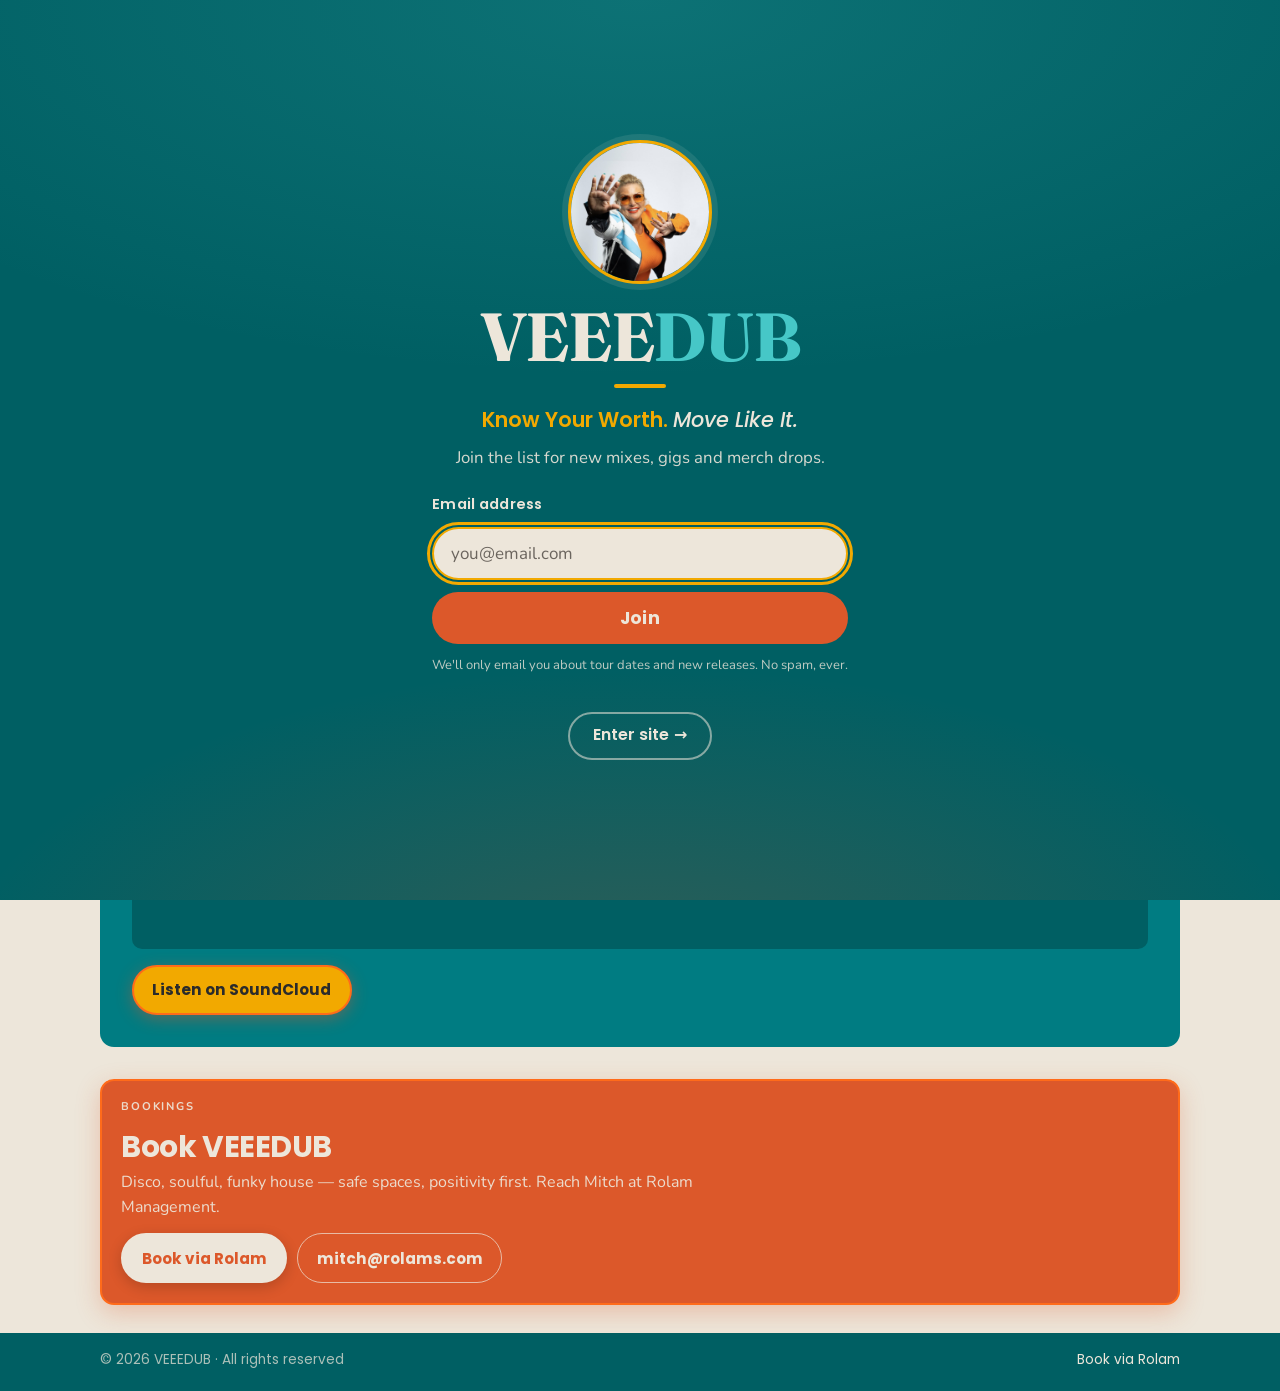
<file: index.html>
<!DOCTYPE html>
<html lang="en">
<head>
  <meta charset="UTF-8" />
  <meta name="viewport" content="width=device-width, initial-scale=1" />
  <meta name="description" content="VEEEDUB — DJ / Producer / Promoter. Know Your Worth. Move Like It." />
  <meta name="theme-color" content="#007C82" />
  <title>About VEEEDUB | DJ / Producer / Promoter</title>
  <base href="/" />
  <link rel="preconnect" href="https://fonts.googleapis.com" />
  <link rel="preconnect" href="https://fonts.gstatic.com" crossorigin />
  <link href="https://fonts.googleapis.com/css2?family=Fraunces:opsz,wght@9..144,600;700&family=Nunito:wght@400;500;600;700&family=Poppins:wght@500;600;700&display=swap" rel="stylesheet" />
  <link rel="stylesheet" href="styles.css?v=store7" />
  <link rel="stylesheet" href="landing.css?v=2" />
  <script src="landing.js?v=3"></script>
</head>
<body class="theme-primary">
  <a class="skip-link" href="#main">Skip to content</a>
  <header class="site-header" id="top">
    <div class="wrap header-inner">
      <a class="logo" href="index.html" aria-label="VEEEDUB home">VEEE<span>DUB</span></a>
      <nav class="tabs" aria-label="Primary">
        <a class="tab is-active" href="index.html" aria-current="page">About</a>
        <a class="tab" href="why-book.html">Why Book</a>
        <a class="tab" href="venues.html">Venues Played</a>
        <a class="tab" href="store.html">Store</a>
        <a class="tab tab-cta" href="contact.html">Contact</a>
      </nav>
    </div>
  </header>

  <main id="main">
    <section class="page wrap page-tight about-page" aria-labelledby="hero-title">
      <div class="about-grid">
        <div>
          <p class="eyebrow orange">DJ · Producer · Promoter</p>
          <h1 id="hero-title">VEEE<span>DUB</span></h1>
          <p class="tagline">Know Your Worth. <em>Move Like It.</em></p>
          <p class="lede">
            Disco, soulful, and funky house with a modern edge. Signed to
            <strong>Soulful Legends Records</strong> and an Insomniac ambassador —
            safe spaces on the dance floor, positivity first, Big V Energy always.
          </p>
          <div class="btn-row">
            <a class="btn btn-primary" href="contact.html">Book VEEEDUB</a>
            <a class="btn btn-ghost" href="https://soundcloud.com/veeedub_music" rel="noopener noreferrer" target="_blank">SoundCloud</a>
          </div>
          <ul class="hero-chips" aria-label="Highlights">
            <li>Soulful Legends Records</li>
            <li>Day Trip Festival</li>
            <li>Insomniac Ambassador ’24</li>
          </ul>
          <div class="genre-row" aria-labelledby="genres-title">
            <p class="eyebrow" id="genres-title" style="margin-top:1.15rem">Genres &amp; Room Energy</p>
            <ul class="genre-pills" role="list">
              <li>Funky House</li>
              <li>Disco House</li>
              <li>Jackin House</li>
              <li>Soulful House</li>
            </ul>
          </div>
          <div class="socials-inline" aria-label="Listen &amp; Connect">
            <a href="https://www.instagram.com/veeedub/" rel="noopener noreferrer" target="_blank">Instagram</a>
            <a href="https://open.spotify.com/album/1v9mBuAjfgz6sozLkDMrSZ" rel="noopener noreferrer" target="_blank">Spotify</a>
            <a href="https://soundcloud.com/veeedub_music" rel="noopener noreferrer" target="_blank">SoundCloud</a>
            <a href="https://www.youtube.com/channel/UCQcIZpfjfemiQGQEARQMyng" rel="noopener noreferrer" target="_blank">YouTube</a>
            <a href="https://www.beatport.com/track/keep-forgettin/30224544" rel="noopener noreferrer" target="_blank">Beatport</a>
          </div>
        </div>
        <figure class="about-visual">
          <img src="assets/studio-1.jpg" alt="VEEEDUB in a colorblock jacket, playful hands-forward studio portrait" width="1320" height="1960" fetchpriority="high" />
          <figcaption>Studio · Big V Energy</figcaption>
        </figure>
      </div>

      <div class="latest-mix theme-teal" id="latest-mix" role="region" aria-labelledby="latest-mix-title">
        <p class="eyebrow orange">New Mix</p>
        <h2 id="latest-mix-title">VEEEDUB&rsquo;s Latest Mix</h2>
        <p class="mix-title">Dirty Disco</p>
        <div class="mix-embed">
          <iframe title="VEEEDUB — Dirty Disco mix on SoundCloud" width="100%" height="166" scrolling="no" frameborder="no" allow="autoplay" loading="lazy" src="https://w.soundcloud.com/player/?url=https%3A%2F%2Fsoundcloud.com%2Fveeedub_music%2Fveeedub-dirty-disco-mix&amp;color=%23DC582A&amp;auto_play=false&amp;hide_related=true&amp;show_comments=false&amp;show_user=true&amp;show_reposts=false&amp;visual=false"></iframe>
        </div>
        <div class="btn-row" style="margin-top:1rem">
          <a class="btn btn-primary" href="https://soundcloud.com/veeedub_music/veeedub-dirty-disco-mix" rel="noopener noreferrer" target="_blank">Listen on SoundCloud</a>
        </div>
      </div>

      <div class="cta-band band-orange" role="region" aria-label="Book VEEEDUB">
        <p class="eyebrow">Bookings</p>
        <h2>Book VEEEDUB</h2>
        <p>Disco, soulful, funky house — safe spaces, positivity first. Reach Mitch at Rolam Management.</p>
        <div class="btn-row" style="margin-top:0">
          <a class="btn btn-primary" href="contact.html">Book via Rolam</a>
          <a class="btn btn-ghost" href="mailto:mitch@rolams.com">mitch@rolams.com</a>
        </div>
      </div>
    </section>
  </main>

  <footer class="site-footer theme-dark">
    <div class="wrap footer-inner">
      <p>© <span id="year"></span> VEEEDUB · All rights reserved</p>
      <a href="contact.html">Book via Rolam</a>
    </div>
  </footer>
  <div class="vd-landing" id="vd-landing" role="dialog" aria-modal="true" aria-labelledby="vd-landing-title" aria-describedby="vd-landing-pitch" hidden>
    <div class="vd-landing-inner">
      <img class="vd-avatar" src="assets/studio-1.jpg" alt="VEEEDUB" width="1320" height="1960" decoding="async" />
      <p class="vd-name" id="vd-landing-title">VEEE<span>DUB</span></p>
      <div class="vd-rule" aria-hidden="true"></div>
      <p class="vd-tagline">Know Your Worth. <em>Move Like It.</em></p>
      <p class="vd-pitch" id="vd-landing-pitch">Join the list for new mixes, gigs and merch drops.</p>
      <form class="vd-form" action="https://formsubmit.co/mitch@rolams.com" method="POST" novalidate>
        <label class="vd-label" for="vd-email">Email address</label>
        <input class="vd-input" id="vd-email" type="email" name="email" required autocomplete="email" inputmode="email" autocapitalize="off" spellcheck="false" placeholder="you@email.com" />
        <div class="vd-honey" aria-hidden="true"><input type="text" name="_honey" tabindex="-1" autocomplete="off" /></div>
        <button class="vd-join" type="submit">Join</button>
        <p class="vd-reassure">We'll only email you about tour dates and new releases. No spam, ever.</p>
      </form>
      <p class="vd-status" role="status" aria-live="polite"></p>
      <a class="vd-enter" href="index.html?enter">Enter site <span aria-hidden="true">&rarr;</span></a>
    </div>
  </div>
  <script src="script.js" defer></script>
</body>
</html>
</file>
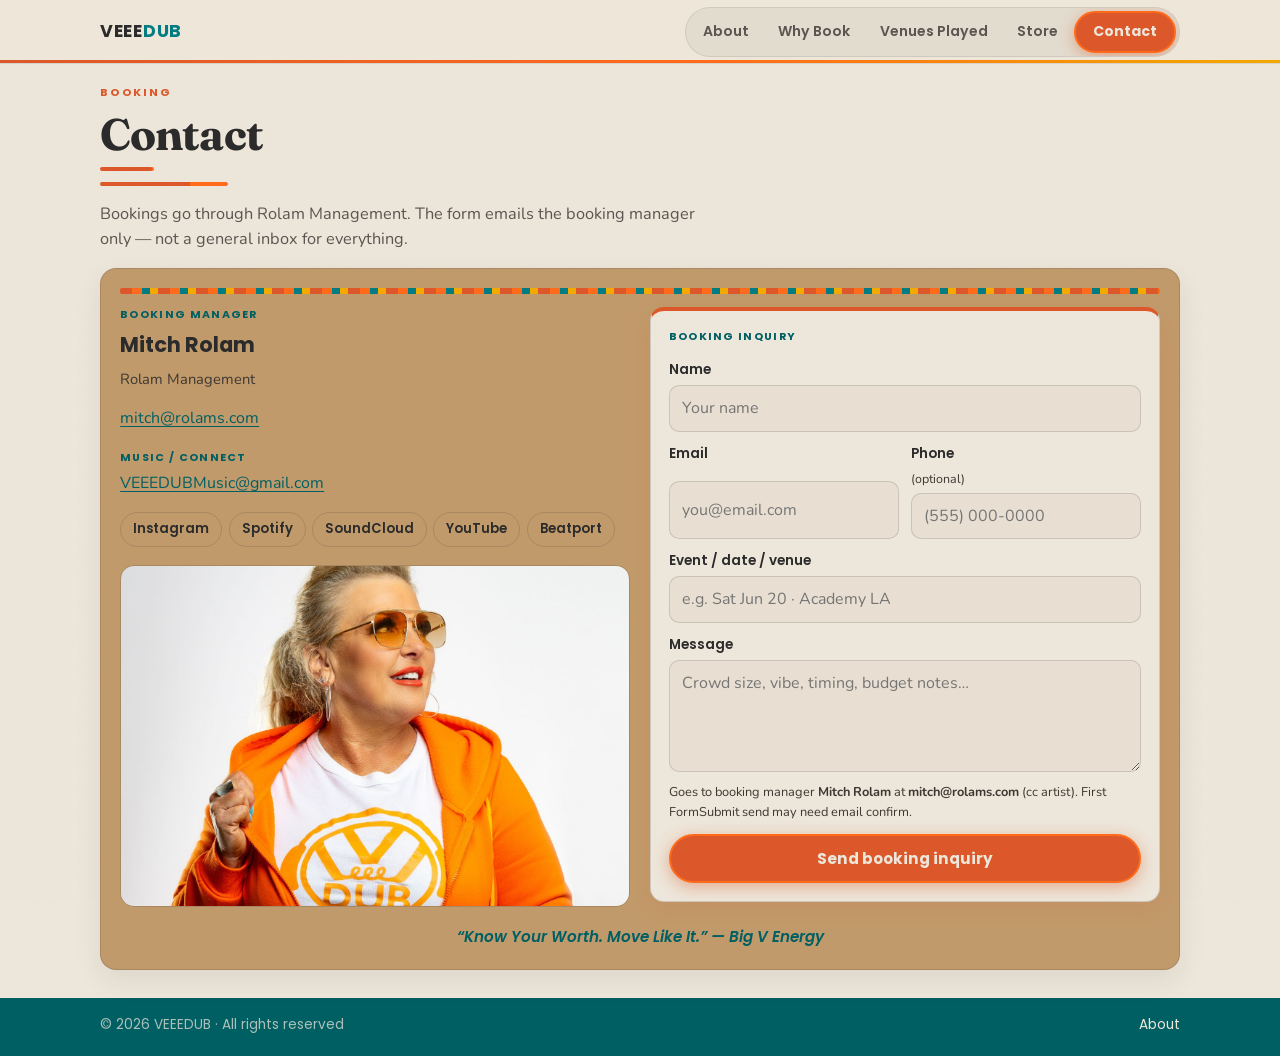
<file: contact.html>
<!DOCTYPE html>
<html lang="en">
<head>
  <meta charset="UTF-8" />
  <meta name="viewport" content="width=device-width, initial-scale=1" />
  <meta name="description" content="Book VEEEDUB via Rolam Management — booking manager Mitch Rolam, mitch@rolams.com." />
  <meta name="theme-color" content="#007C82" />
  <title>Booking Contact | VEEEDUB</title>
  <base href="/" />
  <link rel="preconnect" href="https://fonts.googleapis.com" />
  <link rel="preconnect" href="https://fonts.gstatic.com" crossorigin />
  <link href="https://fonts.googleapis.com/css2?family=Fraunces:opsz,wght@9..144,600;700&family=Nunito:wght@400;500;600;700&family=Poppins:wght@500;600;700&display=swap" rel="stylesheet" />
  <link rel="stylesheet" href="styles.css?v=store7" />
</head>
<body class="theme-primary">
  <a class="skip-link" href="#main">Skip to content</a>
  <header class="site-header" id="top">
    <div class="wrap header-inner">
      <a class="logo" href="index.html" aria-label="VEEEDUB home">VEEE<span>DUB</span></a>
      <nav class="tabs" aria-label="Primary">
        <a class="tab" href="index.html">About</a>
        <a class="tab" href="why-book.html">Why Book</a>
        <a class="tab" href="venues.html">Venues Played</a>
        <a class="tab" href="store.html">Store</a>
        <a class="tab tab-cta is-active" href="contact.html" aria-current="page">Contact</a>
      </nav>
    </div>
  </header>

  <main id="main">
    <section class="page wrap page-tight" aria-labelledby="contact-title">
      <p class="eyebrow orange">Booking</p>
      <h1 id="contact-title">Contact</h1>
      <div class="accent-rule" aria-hidden="true"></div>
      <p class="lede">Bookings go through Rolam Management. The form emails the booking manager only — not a general inbox for everything.</p>

      <div class="panel theme-accent">
        <div class="pixel-row" aria-hidden="true"></div>
        <div class="contact-grid">
          <div>
            <p class="contact-role">Booking Manager</p>
            <p class="contact-name">Mitch Rolam</p>
            <p class="contact-mgmt">Rolam Management</p>
            <p><a href="mailto:mitch@rolams.com">mitch@rolams.com</a></p>
            <p class="contact-role" style="margin-top:1.2rem">Music / Connect</p>
            <p class="artist-mail"><a href="mailto:VEEEDUBMusic@gmail.com">VEEEDUBMusic@gmail.com</a></p>
            <div class="socials-inline" aria-label="Listen and Connect">
              <a href="https://www.instagram.com/veeedub/" rel="noopener noreferrer" target="_blank">Instagram</a>
              <a href="https://open.spotify.com/artist/1nsAHTXUtBXCcs1PymjgxT" rel="noopener noreferrer" target="_blank">Spotify</a>
              <a href="https://soundcloud.com/veeedub_music" rel="noopener noreferrer" target="_blank">SoundCloud</a>
              <a href="https://www.youtube.com/channel/UCQcIZpfjfemiQGQEARQMyng" rel="noopener noreferrer" target="_blank">YouTube</a>
              <a href="https://www.beatport.com/track/keep-forgettin/30224544" rel="noopener noreferrer" target="_blank">Beatport</a>
            </div>
            <figure class="contact-visual">
              <img src="assets/studio-4.jpg" alt="VEEEDUB in orange hoodie and VEEEDUB logo tee, studio portrait" width="1400" height="1750" loading="lazy" />
            </figure>
          </div>

          <form class="booking-form" action="https://formsubmit.co/mitch@rolams.com" method="POST">
            <input type="hidden" name="_subject" value="VEEEDUB booking inquiry" />
            <input type="hidden" name="_template" value="table" />
            <input type="hidden" name="_captcha" value="false" />
            <input type="hidden" name="_cc" value="VEEEDUBMusic@gmail.com" />
            <input type="text" name="_honey" style="display:none" tabindex="-1" autocomplete="off" />
            <input type="hidden" name="_next" value="https://veeedubmusic.com/contact.html?sent=1" />

            <p class="form-kicker">Booking inquiry</p>
            <label>Name
              <input type="text" name="name" required autocomplete="name" placeholder="Your name" />
            </label>
            <div class="form-row">
              <label>Email
                <input type="email" name="email" required autocomplete="email" placeholder="you@email.com" />
              </label>
              <label>Phone <span class="hint">(optional)</span>
                <input type="tel" name="phone" autocomplete="tel" placeholder="(555) 000-0000" />
              </label>
            </div>
            <label>Event / date / venue
              <input type="text" name="event" required placeholder="e.g. Sat Jun 20 · Academy LA" />
            </label>
            <label>Message
              <textarea name="message" rows="4" required placeholder="Crowd size, vibe, timing, budget notes…"></textarea>
            </label>
            <p class="form-note">Goes to booking manager <strong>Mitch Rolam</strong> at <strong>mitch@rolams.com</strong> (cc artist). First FormSubmit send may need email confirm.</p>
            <button class="btn btn-primary" type="submit">Send booking inquiry</button>
          </form>
        </div>
        <p class="footer-tag">“Know Your Worth. Move Like It.” — Big V Energy</p>
      </div>
    </section>
  </main>

  <footer class="site-footer theme-dark">
    <div class="wrap footer-inner">
      <p>© <span id="year"></span> VEEEDUB · All rights reserved</p>
      <a href="index.html">About</a>
    </div>
  </footer>
  <script src="script.js" defer></script>
</body>
</html>
</file>
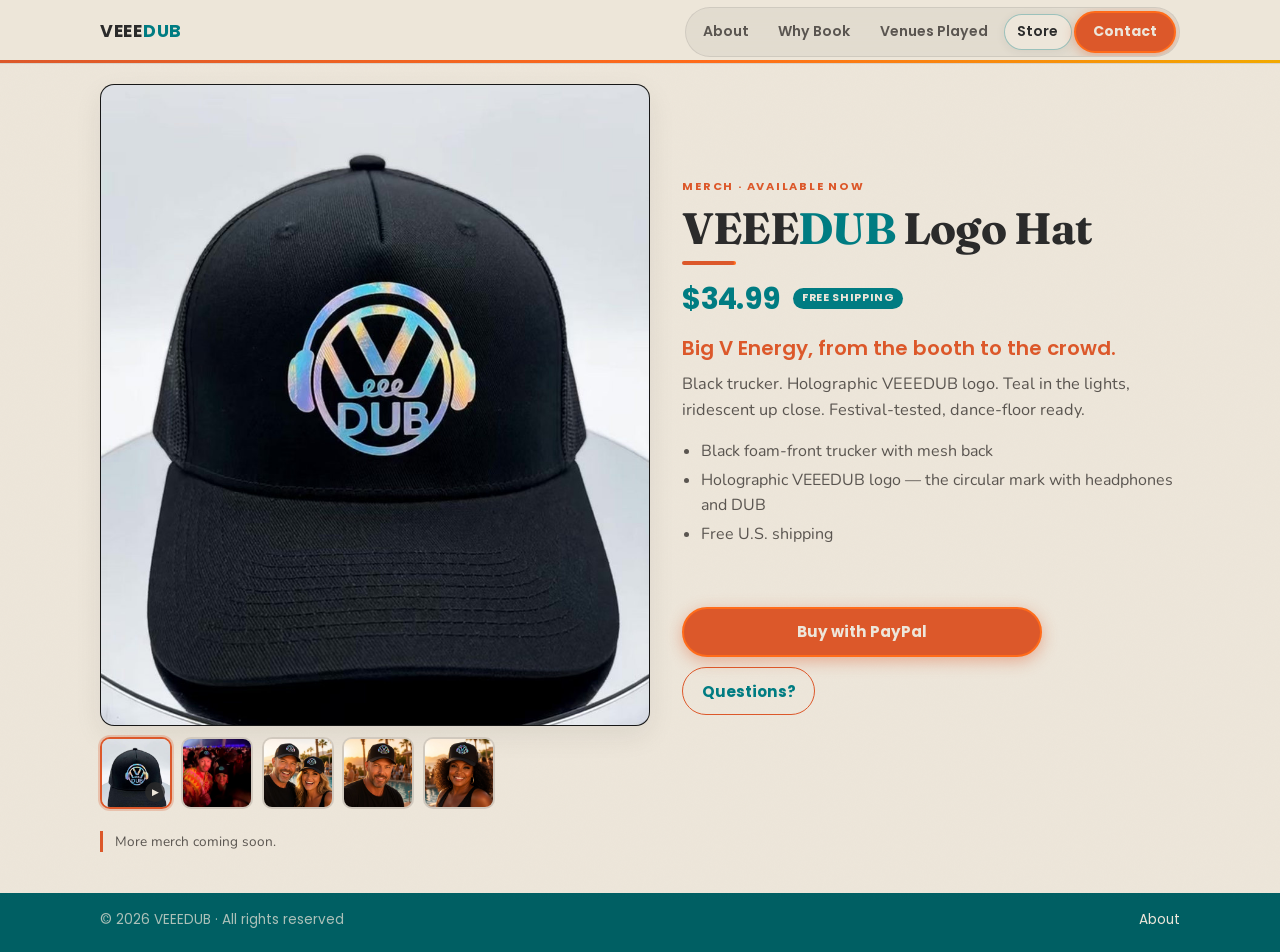
<file: store.html>
<!DOCTYPE html>
<html lang="en">
<head>
  <meta charset="UTF-8" />
  <meta name="viewport" content="width=device-width, initial-scale=1" />
  <meta name="description" content="Shop the VEEEDUB logo hat — black trucker cap with the holographic teal VEEEDUB mark. $34.99." />
  <meta name="theme-color" content="#007C82" />
  <title>Store | VEEEDUB Logo Hat — $34.99</title>
  <base href="/" />
  <link rel="preconnect" href="https://fonts.googleapis.com" />
  <link rel="preconnect" href="https://fonts.gstatic.com" crossorigin />
  <link href="https://fonts.googleapis.com/css2?family=Fraunces:opsz,wght@9..144,600;700&family=Nunito:wght@400;500;600;700&family=Poppins:wght@500;600;700&display=swap" rel="stylesheet" />
  <link rel="stylesheet" href="styles.css?v=store7" />
</head>
<body class="theme-primary">
  <a class="skip-link" href="#main">Skip to content</a>
  <header class="site-header" id="top">
    <div class="wrap header-inner">
      <a class="logo" href="index.html" aria-label="VEEEDUB home">VEEE<span>DUB</span></a>
      <nav class="tabs" aria-label="Primary">
        <a class="tab" href="index.html">About</a>
        <a class="tab" href="why-book.html">Why Book</a>
        <a class="tab" href="venues.html">Venues Played</a>
        <a class="tab is-active" href="store.html" aria-current="page">Store</a>
        <a class="tab tab-cta" href="contact.html">Contact</a>
      </nav>
    </div>
  </header>

  <main id="main">
    <section class="page wrap page-tight" aria-labelledby="product-title">
      <article class="product-feature">
        <div class="product-media">
          <div class="product-stage">
            <figure class="product-shot is-active" id="shot-video" data-shot="video">
              <video
                id="hat-video"
                muted
                autoplay
                loop
                playsinline
                preload="auto"
                poster="assets/veeedub-logo-hat-poster.jpg"
                width="724"
                height="960"
                aria-label="Studio video of the black VEEEDUB trucker hat rotating on a turntable, then a close-up of the holographic logo glowing teal"
              >
                <source src="assets/veeedub-logo-hat.mp4" type="video/mp4" />
              </video>
            </figure>
            <figure class="product-shot" id="shot-photo" data-shot="photo" hidden>
              <img
                src="assets/veeedub-logo-hat.jpg"
                alt="Mitch and VEEEDUB wearing matching black VEEEDUB logo hats in a packed festival crowd under stage lights"
                width="1179"
                height="1504"
              />
            </figure>
            <figure class="product-shot" id="shot-couple" data-shot="couple" hidden>
              <img
                src="assets/veeedub-hat-couple.jpg"
                alt="A smiling couple in their 50s taking a sunset selfie by a pool, both wearing black VEEEDUB logo trucker hats"
                width="1152"
                height="864"
              />
            </figure>
            <figure class="product-shot" id="shot-man" data-shot="man" hidden>
              <img
                src="assets/veeedub-hat-man.jpg"
                alt="A smiling man in his 50s at a sunset pool party wearing a black VEEEDUB logo trucker hat"
                width="1152"
                height="864"
              />
            </figure>
            <figure class="product-shot" id="shot-woman" data-shot="woman" hidden>
              <img
                src="assets/veeedub-hat-woman.jpg"
                alt="A smiling Black woman in her 50s at a sunset pool party wearing a black VEEEDUB logo trucker hat"
                width="1152"
                height="864"
              />
            </figure>
          </div>
          <div class="product-thumbs" role="tablist" aria-label="Product media">
            <button type="button" class="product-thumb is-active" role="tab" aria-selected="true" aria-controls="shot-video" data-shot="video" id="tab-video">
              <img src="assets/veeedub-logo-hat-poster.jpg" alt="" width="900" height="1193" />
              <span class="thumb-play" aria-hidden="true">▶</span>
              <span class="visually-hidden">Product video</span>
            </button>
            <button type="button" class="product-thumb" role="tab" aria-selected="false" aria-controls="shot-photo" data-shot="photo" id="tab-photo">
              <img src="assets/veeedub-logo-hat.jpg" alt="" width="1179" height="1504" />
              <span class="visually-hidden">Festival photo of Mitch and VEEEDUB in the hats</span>
            </button>
            <button type="button" class="product-thumb" role="tab" aria-selected="false" aria-controls="shot-couple" data-shot="couple" id="tab-couple">
              <img src="assets/veeedub-hat-couple.jpg" alt="" width="1152" height="864" />
              <span class="visually-hidden">Couple wearing the hat</span>
            </button>
            <button type="button" class="product-thumb" role="tab" aria-selected="false" aria-controls="shot-man" data-shot="man" id="tab-man">
              <img src="assets/veeedub-hat-man.jpg" alt="" width="1152" height="864" />
              <span class="visually-hidden">Man wearing the hat</span>
            </button>
            <button type="button" class="product-thumb" role="tab" aria-selected="false" aria-controls="shot-woman" data-shot="woman" id="tab-woman">
              <img src="assets/veeedub-hat-woman.jpg" alt="" width="1152" height="864" />
              <span class="visually-hidden">Woman wearing the hat</span>
            </button>
          </div>
        </div>

        <div class="product-info">
          <p class="eyebrow orange">Merch · Available now</p>
          <h1 id="product-title">VEEE<span>DUB</span> Logo Hat</h1>
          <p class="product-price-lg">$34.99 <span class="product-shipping">Free shipping</span></p>
          <p class="tagline">Big V Energy, from the booth to the crowd.</p>
          <p class="lede">Black trucker. Holographic VEEEDUB logo. Teal in the lights, iridescent up close. Festival-tested, dance-floor ready.</p>
          <ul class="product-details">
            <li>Black foam-front trucker with mesh back</li>
            <li>Holographic VEEEDUB logo — the circular mark with headphones and DUB</li>
            <li>Free U.S. shipping</li>
          </ul>
          <div class="product-checkout">
            <!--
              PayPal hosted button E45NAF6FC7MXS.
              SDK client-id is serverData.sdkClientId from the public payment page
              https://www.paypal.com/ncp/payment/E45NAF6FC7MXS (item: Veeedub Trucker Hat, $34.99, shipping $0).
            -->
            <div class="paypal-wrap">
              <div id="paypal-container-E45NAF6FC7MXS"></div>
              <a
                class="btn btn-primary paypal-fallback"
                id="paypal-fallback"
                href="https://www.paypal.com/ncp/payment/E45NAF6FC7MXS"
                hidden
              >Buy with PayPal</a>
            </div>
            <div class="btn-row">
              <a class="btn btn-ghost" href="mailto:mitch@rolams.com?subject=VEEEDUB%20Hat%20question">Questions?</a>
            </div>
          </div>
        </div>
      </article>

      <p class="store-note">More merch coming soon.</p>
    </section>
  </main>

  <footer class="site-footer theme-dark">
    <div class="wrap footer-inner">
      <p>© <span id="year"></span> VEEEDUB · All rights reserved</p>
      <a href="index.html">About</a>
    </div>
  </footer>
  <script src="script.js" defer></script>
  <script>
    (function () {
      var thumbs = document.querySelectorAll(".product-thumb");
      var shots = document.querySelectorAll(".product-shot");
      var video = document.getElementById("hat-video");
      if (!thumbs.length) return;

      function show(name) {
        shots.forEach(function (shot) {
          var on = shot.getAttribute("data-shot") === name;
          shot.classList.toggle("is-active", on);
          if (on) shot.removeAttribute("hidden");
          else shot.setAttribute("hidden", "");
        });
        thumbs.forEach(function (btn) {
          var on = btn.getAttribute("data-shot") === name;
          btn.classList.toggle("is-active", on);
          btn.setAttribute("aria-selected", on ? "true" : "false");
        });
        if (video) {
          if (name === "video") {
            var play = video.play();
            if (play && play.catch) play.catch(function () {});
          } else {
            video.pause();
          }
        }
      }

      thumbs.forEach(function (btn) {
        btn.addEventListener("click", function () {
          show(btn.getAttribute("data-shot"));
        });
      });
    })();
  </script>

  <!-- PayPal JS SDK required by HostedButtons. client-id verified from the public ncp payment page. -->
  <script src="https://www.paypal.com/sdk/js?client-id=AXI9ufE0S2cbFXEi71kHRu9MaQbN01UYPuQidJxjE_t00Yk6NdSr0joXht4Z3NNvw6pjZSCqG-p99FZS&components=hosted-buttons&disable-funding=venmo&currency=USD"></script>
  <script>
    (function () {
      var fallback = document.getElementById("paypal-fallback");
      function showFallback() {
        if (fallback) fallback.removeAttribute("hidden");
      }
      if (!(window.paypal && typeof paypal.HostedButtons === "function")) {
        showFallback();
        return;
      }
      try {
        var result = paypal.HostedButtons({
          hostedButtonId: "E45NAF6FC7MXS",
        }).render("#paypal-container-E45NAF6FC7MXS");
        if (result && typeof result.catch === "function") {
          result.catch(function () { showFallback(); });
        }
      } catch (err) {
        showFallback();
      }
    })();
  </script>
</body>
</html>
</file>
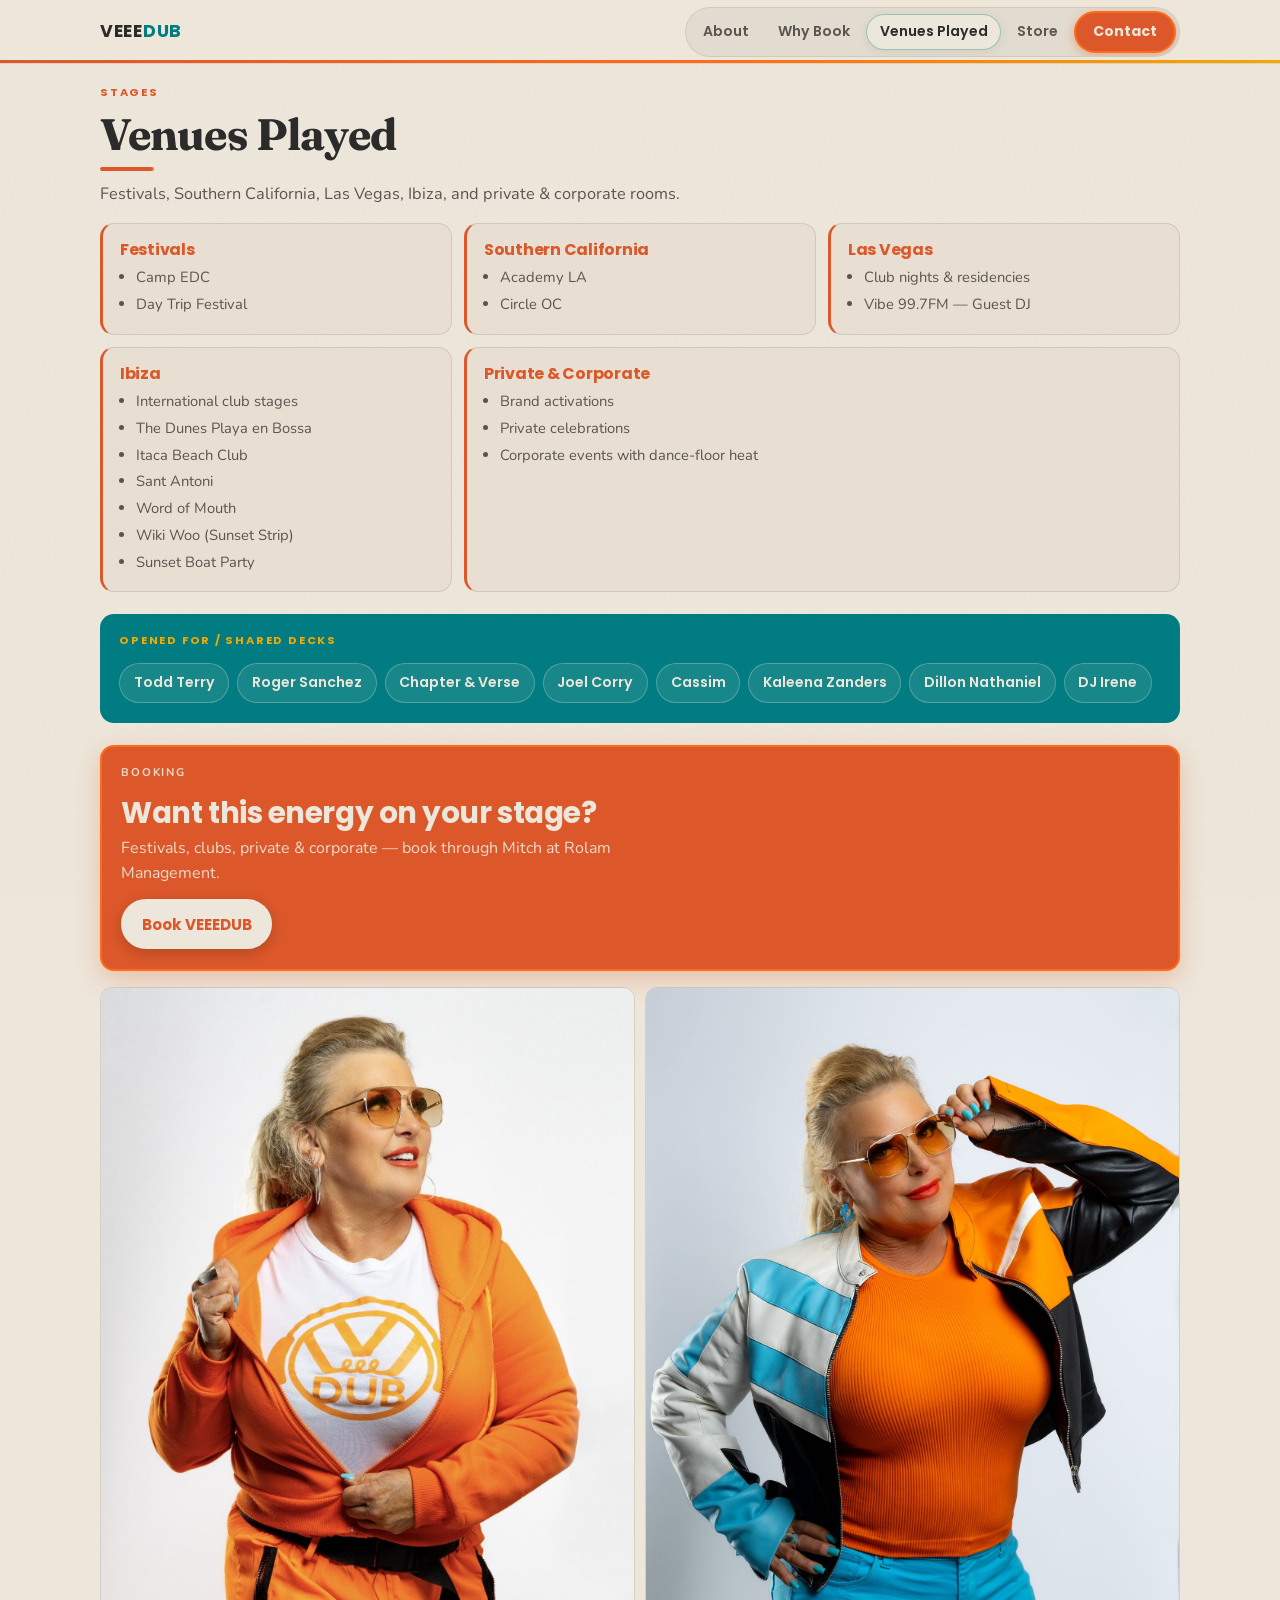
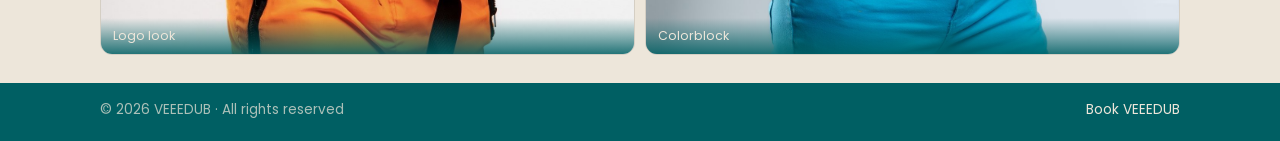
<file: venues.html>
<!DOCTYPE html>
<html lang="en">
<head>
  <meta charset="UTF-8" />
  <meta name="viewport" content="width=device-width, initial-scale=1" />
  <meta name="description" content="Venues played by VEEEDUB — festivals, SoCal, Vegas, Ibiza." />
  <meta name="theme-color" content="#007C82" />
  <title>Venues Played | VEEEDUB</title>
  <base href="/" />
  <link rel="preconnect" href="https://fonts.googleapis.com" />
  <link rel="preconnect" href="https://fonts.gstatic.com" crossorigin />
  <link href="https://fonts.googleapis.com/css2?family=Fraunces:opsz,wght@9..144,600;700&family=Nunito:wght@400;500;600;700&family=Poppins:wght@500;600;700&display=swap" rel="stylesheet" />
  <link rel="stylesheet" href="styles.css?v=store7" />
</head>
<body class="theme-primary">
  <a class="skip-link" href="#main">Skip to content</a>
  <header class="site-header" id="top">
    <div class="wrap header-inner">
      <a class="logo" href="index.html" aria-label="VEEEDUB home">VEEE<span>DUB</span></a>
      <nav class="tabs" aria-label="Primary">
        <a class="tab" href="index.html">About</a>
        <a class="tab" href="why-book.html">Why Book</a>
        <a class="tab is-active" href="venues.html" aria-current="page">Venues Played</a>
        <a class="tab" href="store.html">Store</a>
        <a class="tab tab-cta" href="contact.html">Contact</a>
      </nav>
    </div>
  </header>

  <main id="main">
    <section class="page wrap page-tight" aria-labelledby="venues-title">
      <p class="eyebrow">Stages</p>
      <h1 id="venues-title">Venues Played</h1>
      <p class="lede">Festivals, Southern California, Las Vegas, Ibiza, and private &amp; corporate rooms.</p>

      <div class="card-grid venue-grid">
        <article class="card"><h3>Festivals</h3><ul><li>Camp EDC</li><li>Day Trip Festival</li></ul></article>
        <article class="card"><h3>Southern California</h3><ul><li>Academy LA</li><li>Circle OC</li></ul></article>
        <article class="card"><h3>Las Vegas</h3><ul><li>Club nights &amp; residencies</li><li>Vibe 99.7FM — Guest DJ</li></ul></article>
        <article class="card"><h3>Ibiza</h3><ul><li>International club stages</li><li>The Dunes Playa en Bossa</li><li>Itaca Beach Club</li><li>Sant Antoni</li><li>Word of Mouth</li><li>Wiki Woo (Sunset Strip)</li><li>Sunset Boat Party</li></ul></article>
        <article class="card venue-wide"><h3>Private &amp; Corporate</h3>
          <ul><li>Brand activations</li><li>Private celebrations</li><li>Corporate events with dance-floor heat</li></ul>
        </article>
      </div>

      <div class="band-teal theme-teal">
        <p class="eyebrow">Opened For / Shared Decks</p>
        <ul class="name-marquee" role="list">
          <li>Todd Terry</li><li>Roger Sanchez</li><li>Chapter &amp; Verse</li><li>Joel Corry</li>
          <li>Cassim</li><li>Kaleena Zanders</li><li>Dillon Nathaniel</li><li>DJ Irene</li>
        </ul>
      </div>

      <div class="cta-band band-orange" role="region" aria-label="Book VEEEDUB">
        <p class="eyebrow">Booking</p>
        <h2>Want this energy on your stage?</h2>
        <p>Festivals, clubs, private &amp; corporate — book through Mitch at Rolam Management.</p>
        <div class="btn-row" style="margin-top:0">
          <a class="btn btn-primary" href="contact.html">Book VEEEDUB</a>
        </div>
      </div>

      <div class="photo-strip" aria-label="Studio portraits">
        <figure>
          <img src="assets/studio-3.jpg" alt="VEEEDUB in an orange hoodie over a VEEEDUB logo tee" width="1320" height="1632" loading="lazy" />
          <figcaption>Logo look</figcaption>
        </figure>
        <figure>
          <img src="assets/studio-5.jpg" alt="VEEEDUB in a colorblock jacket, studio smile" width="1400" height="2100" loading="lazy" />
          <figcaption>Colorblock</figcaption>
        </figure>
      </div>
    </section>
  </main>

  <footer class="site-footer theme-dark">
    <div class="wrap footer-inner">
      <p>© <span id="year"></span> VEEEDUB · All rights reserved</p>
      <a href="contact.html">Book VEEEDUB</a>
    </div>
  </footer>
  <script src="script.js" defer></script>
</body>
</html>
</file>
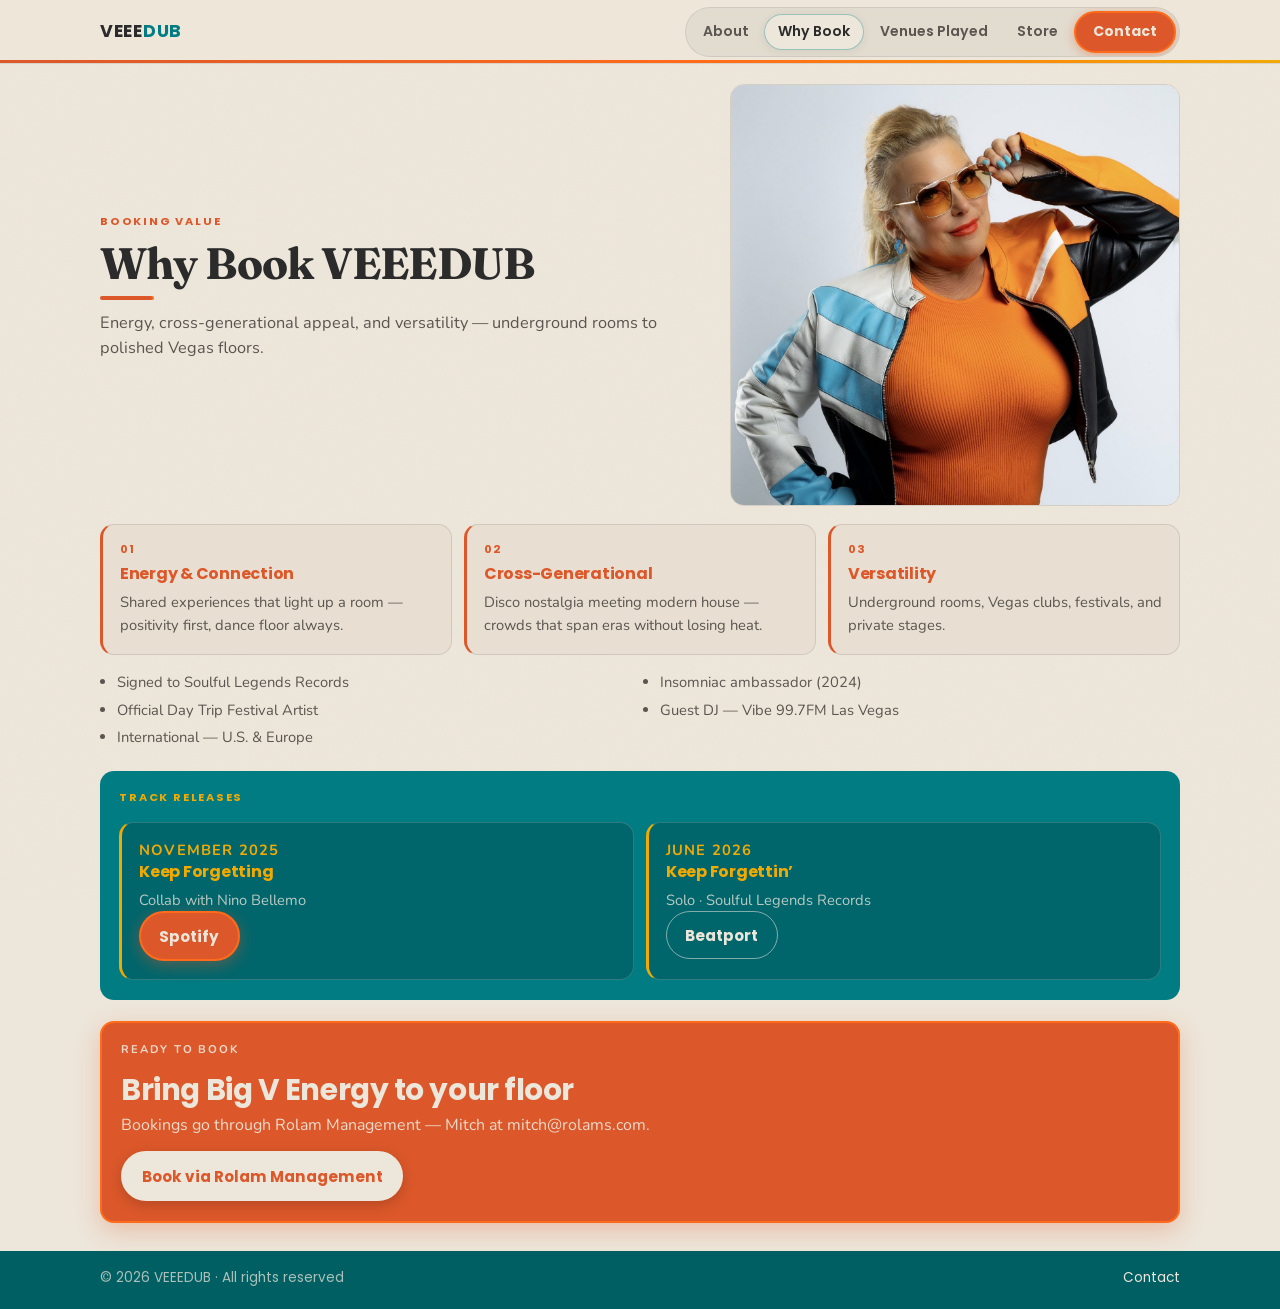
<file: why-book.html>
<!DOCTYPE html>
<html lang="en">
<head>
  <meta charset="UTF-8" />
  <meta name="viewport" content="width=device-width, initial-scale=1" />
  <meta name="description" content="Why book VEEEDUB — energy, cross-generational appeal, versatility." />
  <meta name="theme-color" content="#007C82" />
  <title>Why Book VEEEDUB</title>
  <base href="/" />
  <link rel="preconnect" href="https://fonts.googleapis.com" />
  <link rel="preconnect" href="https://fonts.gstatic.com" crossorigin />
  <link href="https://fonts.googleapis.com/css2?family=Fraunces:opsz,wght@9..144,600;700&family=Nunito:wght@400;500;600;700&family=Poppins:wght@500;600;700&display=swap" rel="stylesheet" />
  <link rel="stylesheet" href="styles.css?v=store7" />
</head>
<body class="theme-primary">
  <a class="skip-link" href="#main">Skip to content</a>
  <header class="site-header" id="top">
    <div class="wrap header-inner">
      <a class="logo" href="index.html" aria-label="VEEEDUB home">VEEE<span>DUB</span></a>
      <nav class="tabs" aria-label="Primary">
        <a class="tab" href="index.html">About</a>
        <a class="tab is-active" href="why-book.html" aria-current="page">Why Book</a>
        <a class="tab" href="venues.html">Venues Played</a>
        <a class="tab" href="store.html">Store</a>
        <a class="tab tab-cta" href="contact.html">Contact</a>
      </nav>
    </div>
  </header>

  <main id="main">
    <section class="page wrap page-tight" aria-labelledby="why-title">
      <div class="page-split">
        <div>
          <p class="eyebrow">Booking value</p>
          <h1 id="why-title">Why Book VEEEDUB</h1>
          <p class="lede">Energy, cross-generational appeal, and versatility — underground rooms to polished Vegas floors.</p>
        </div>
        <figure class="page-visual">
          <img src="assets/studio-2.jpg" alt="VEEEDUB in a colorblock jacket, hand on hip, studio portrait" width="1320" height="1974" loading="lazy" />
        </figure>
      </div>

      <div class="card-grid why-grid">
        <article class="card">
          <span class="why-index" aria-hidden="true">01</span>
          <h3>Energy &amp; Connection</h3>
          <p>Shared experiences that light up a room — positivity first, dance floor always.</p>
        </article>
        <article class="card">
          <span class="why-index" aria-hidden="true">02</span>
          <h3>Cross-Generational</h3>
          <p>Disco nostalgia meeting modern house — crowds that span eras without losing heat.</p>
        </article>
        <article class="card">
          <span class="why-index" aria-hidden="true">03</span>
          <h3>Versatility</h3>
          <p>Underground rooms, Vegas clubs, festivals, and private stages.</p>
        </article>
      </div>

      <ul class="highlight-list" aria-label="Career highlights">
        <li>Signed to Soulful Legends Records</li>
        <li>Official Day Trip Festival Artist</li>
        <li>International — U.S. &amp; Europe</li>
        <li>Insomniac ambassador (2024)</li>
        <li>Guest DJ — Vibe 99.7FM Las Vegas</li>
      </ul>

      <div class="band-teal theme-teal" style="margin-top:1.35rem">
        <p class="eyebrow">Track Releases</p>
        <div class="release-grid">
          <article class="card">
            <p class="release-date">November 2025</p>
            <h3>Keep Forgetting</h3>
            <p class="release-meta">Collab with Nino Bellemo</p>
            <a class="btn btn-primary" href="https://open.spotify.com/album/1v9mBuAjfgz6sozLkDMrSZ" rel="noopener noreferrer" target="_blank">Spotify</a>
          </article>
          <article class="card">
            <p class="release-date">June 2026</p>
            <h3>Keep Forgettin’</h3>
            <p class="release-meta">Solo · Soulful Legends Records</p>
            <a class="btn btn-ghost" href="https://www.beatport.com/track/keep-forgettin/30224544" rel="noopener noreferrer" target="_blank">Beatport</a>
          </article>
        </div>
      </div>

      <div class="cta-band band-orange" role="region" aria-label="Book VEEEDUB">
        <p class="eyebrow">Ready to book</p>
        <h2>Bring Big V Energy to your floor</h2>
        <p>Bookings go through Rolam Management — Mitch at mitch@rolams.com.</p>
        <div class="btn-row" style="margin-top:0">
          <a class="btn btn-primary" href="contact.html">Book via Rolam Management</a>
        </div>
      </div>
    </section>
  </main>

  <footer class="site-footer theme-dark">
    <div class="wrap footer-inner">
      <p>© <span id="year"></span> VEEEDUB · All rights reserved</p>
      <a href="contact.html">Contact</a>
    </div>
  </footer>
  <script src="script.js" defer></script>
</body>
</html>
</file>
<file: styles.css>
/* VEEEDUB brand system — Prism top tabs, short pages
   Palette: teal / deep teal / aqua / burnt orange / gold / cream / camel / charcoal
   Type: Fraunces = Recoleta substitute (short H1 only); Poppins = nav/H2/H3/UI;
         Nunito = body. Never use Fraunces/Recoleta for paragraphs. */

:root {
  --primary-teal: #007C82;
  --deep-teal: #005F63;
  --aqua: #46C7C7;
  --orange: #DC582A; /* Burnt Orange — primary solid accents / CTAs */
  --orange-epk: #ff6b1a; /* EPK bright orange (ae2f5d2) — hot accents */
  --orange-hot: #ff853f; /* EPK hover-bright (ae2f5d2) */
  --gold: #F2A900;   /* buttons on teal authority */
  --cream: #EDE6DA;
  --camel: #C19A6B;
  --charcoal: #2B2B2B;

  /* Semantic aliases (theme-scoped below) */
  --bg: var(--cream);
  --bg-elev: #e6ddd0; /* cream-tinted elev — never pure white */
  --bg-card: #e8dfd2;
  --ink: var(--charcoal);
  --muted: #5a5550;
  --line: rgba(43, 43, 43, 0.12);
  --btn-bg: var(--orange);
  --btn-fg: var(--cream);
  --btn-hover-bg: var(--aqua);
  --btn-hover-fg: var(--charcoal);
  --link: var(--primary-teal);
  --link-hover: var(--aqua);
  --accent-line: var(--primary-teal);

  --radius: 14px;
  --font: "Nunito", system-ui, sans-serif;           /* body */
  --ui: "Poppins", system-ui, sans-serif;            /* nav / H2 / H3 / buttons */
  --display: "Fraunces", Georgia, "Times New Roman", serif; /* Recoleta stand-in — H1 only */
  --max: 1080px;
  --header: 64px;
}

*, *::before, *::after { box-sizing: border-box; }
html { height: 100%; }
body {
  margin: 0;
  min-height: 100%;
  display: flex;
  flex-direction: column;
  font-family: var(--font);
  background: var(--bg);
  color: var(--ink);
  line-height: 1.55;
  -webkit-font-smoothing: antialiased;
  text-rendering: optimizeLegibility;
}
body::before {
  content: "";
  position: fixed;
  inset: 0;
  pointer-events: none;
  z-index: 0;
  opacity: .04;
  background-image: url("assets/noise.svg");
  background-size: 180px;
}
img { max-width: 100%; display: block; height: auto; }
a {
  color: var(--link);
  text-decoration-thickness: 1px;
  text-underline-offset: 3px;
}
a:hover { color: var(--link-hover); }
strong { font-weight: 700; }
.wrap { width: min(var(--max), calc(100% - 2rem)); margin-inline: auto; position: relative; z-index: 1; }
.skip-link {
  position: absolute; left: -999px; top: 0;
  background: var(--orange); color: var(--cream);
  padding: .6rem 1rem; z-index: 100;
  font-family: var(--ui);
}
.skip-link:focus { left: 1rem; top: 1rem; }

/* ——— Section themes (do not mix all colors in one section) ——— */
/* Theme 1 — Primary: cream bg, charcoal text, burnt orange buttons */
.theme-primary {
  --bg: var(--cream);
  --bg-elev: #e6ddd0;
  --bg-card: #e8dfd2;
  --ink: var(--charcoal);
  --muted: #5a5550;
  --line: rgba(43, 43, 43, 0.12);
  --btn-bg: var(--orange);
  --btn-fg: var(--cream);
  --btn-hover-bg: var(--aqua);
  --btn-hover-fg: var(--charcoal);
  --link: var(--primary-teal);
  --link-hover: var(--aqua);
  --accent-line: var(--orange);
  background: var(--bg);
  color: var(--ink);
}

/* Theme 2 — Teal authority (Hero / Music / Media): teal bg, cream text, gold buttons */
.theme-teal {
  --bg: var(--primary-teal);
  --bg-elev: #006a70;
  --bg-card: #00666c;
  --ink: var(--cream);
  --muted: rgba(237, 230, 218, 0.78);
  --line: rgba(237, 230, 218, 0.18);
  --btn-bg: var(--gold);
  --btn-fg: var(--charcoal);
  --btn-hover-bg: var(--aqua);
  --btn-hover-fg: var(--charcoal);
  --link: var(--cream);
  --link-hover: var(--aqua);
  --accent-line: var(--gold);
  background: var(--bg);
  color: var(--ink);
}

/* Theme 3 — Dark footer: deep teal bg, cream text, burnt orange buttons */
.theme-dark {
  --bg: var(--deep-teal);
  --bg-elev: #004a4e;
  --bg-card: #004a4e;
  --ink: var(--cream);
  --muted: rgba(237, 230, 218, 0.72);
  --line: rgba(237, 230, 218, 0.16);
  --btn-bg: var(--orange);
  --btn-fg: var(--cream);
  --btn-hover-bg: var(--aqua);
  --btn-hover-fg: var(--charcoal);
  --link: var(--cream);
  --link-hover: var(--aqua);
  --accent-line: var(--orange);
  background: var(--bg);
  color: var(--ink);
}

/* Theme 4 — Accent / story callouts: camel bg, charcoal text, teal buttons */
.theme-accent {
  --bg: var(--camel);
  --bg-elev: #b58d5f;
  --bg-card: #b89062;
  --ink: var(--charcoal);
  --muted: #3d3832;
  --line: rgba(43, 43, 43, 0.16);
  --btn-bg: var(--primary-teal);
  --btn-fg: var(--cream);
  --btn-hover-bg: var(--aqua);
  --btn-hover-fg: var(--charcoal);
  --link: var(--deep-teal);
  --link-hover: var(--aqua);
  --accent-line: var(--primary-teal);
  background: var(--bg);
  color: var(--ink);
}

/* Sticky Prism-like tab bar — cream primary chrome */
.site-header {
  position: sticky; top: 0; z-index: 50;
  height: var(--header);
  backdrop-filter: blur(14px);
  background: rgba(237, 230, 218, 0.92);
  border-bottom: 1px solid rgba(43, 43, 43, 0.1);
  overflow: visible;
  /* orange energy strip via ::after — solid accent, not a fill */
}
.site-header::after {
  content: "";
  position: absolute;
  left: 0; right: 0; bottom: 0;
  height: 3px;
  background: linear-gradient(90deg, var(--orange) 0%, var(--orange-epk) 55%, var(--gold) 100%);
  pointer-events: none;
}
.header-inner {
  height: var(--header);
  display: flex; align-items: center; justify-content: space-between; gap: .75rem;
}
.logo {
  font-family: var(--ui);
  font-weight: 700; letter-spacing: .04em;
  color: var(--charcoal); text-decoration: none; font-size: 1.1rem;
  flex-shrink: 0;
}
.logo span { color: var(--primary-teal); }

.tabs {
  display: flex;
  align-items: center;
  gap: .15rem;
  padding: .2rem;
  border-radius: 999px;
  background: rgba(43, 43, 43, 0.05);
  border: 1px solid rgba(43, 43, 43, 0.1);
  overflow-x: auto;
  -webkit-overflow-scrolling: touch;
  scrollbar-width: none;
  max-width: 100%;
}
.tabs::-webkit-scrollbar { display: none; }
.tab {
  flex-shrink: 0;
  font-family: var(--ui);
  color: var(--muted);
  text-decoration: none;
  padding: .45rem .85rem;
  border-radius: 999px;
  font-size: .88rem;
  font-weight: 600;
  white-space: nowrap;
  border: 0;
  background: transparent;
}
.tab:hover { color: var(--primary-teal); }
.tab.is-active,
.tab[aria-current="page"] {
  background: var(--cream);
  color: var(--charcoal);
  box-shadow: 0 2px 10px rgba(43, 43, 43, 0.08), inset 0 0 0 1px rgba(0, 124, 130, 0.35);
}
.tab.tab-cta {
  background: var(--orange);
  color: var(--cream);
  font-weight: 700;
  padding: .5rem 1.05rem;
  box-shadow: 0 3px 12px rgba(220, 88, 42, 0.4);
  border: 2px solid var(--orange-epk);
}
.tab.tab-cta:hover {
  background: var(--aqua);
  color: var(--charcoal);
  border-color: var(--aqua);
  box-shadow: 0 3px 12px rgba(70, 199, 199, 0.35);
}
.tab.tab-cta.is-active,
.tab.tab-cta[aria-current="page"] {
  background: var(--orange);
  color: var(--cream);
  border-color: var(--orange-epk);
  box-shadow: 0 4px 16px rgba(220, 88, 42, 0.45);
}

main { flex: 1; position: relative; z-index: 1; }

.page {
  padding: 1.5rem 0 2rem;
}
.page-tight { padding: 1.25rem 0 1.75rem; }

.eyebrow {
  font-family: var(--ui);
  text-transform: uppercase; letter-spacing: .16em; font-size: .7rem;
  color: var(--accent-line); margin: 0 0 .55rem; font-weight: 700;
}
.eyebrow.orange { color: var(--orange); }
.theme-teal .eyebrow.orange { color: var(--gold); }

/* Display: Fraunces (Recoleta substitute) — short H1 headlines only */
h1 {
  font-family: var(--display);
  font-weight: 700;
  letter-spacing: -.02em;
  line-height: 1.1;
  margin: 0 0 .65rem;
  font-size: clamp(1.85rem, 4.5vw, 2.75rem);
}
h1::after {
  content: "";
  display: block;
  width: 3.25rem;
  height: 4px;
  margin-top: .55rem;
  border-radius: 2px;
  background: var(--orange);
  box-shadow: 2px 0 0 0 var(--orange-epk);
}
.theme-teal h1::after { background: var(--gold); box-shadow: 2px 0 0 0 var(--orange-epk); }
.theme-dark h1::after { background: var(--orange); box-shadow: 2px 0 0 0 var(--orange-epk); }
.theme-accent h1::after { background: var(--orange); box-shadow: 2px 0 0 0 var(--deep-teal); }
h1 span { color: var(--primary-teal); }
.theme-teal h1 span { color: var(--gold); }
.theme-dark h1 span { color: var(--aqua); }
.theme-accent h1 span { color: var(--deep-teal); }

/* UI: Poppins for H2 / H3 — never Fraunces for long copy */
h2, h3 {
  font-family: var(--ui);
  letter-spacing: -.015em;
  line-height: 1.2;
  margin: 0 0 .65rem;
  font-weight: 700;
}
h2 { font-size: clamp(1.35rem, 3vw, 1.85rem); }
h3 { font-size: 1rem; }

.lede {
  font-family: var(--font);
  color: var(--muted);
  margin: 0 0 1rem;
  max-width: 38rem;
  font-size: 1.02rem;
}
.tagline {
  margin: 0 0 .85rem;
  font-family: var(--ui);
  font-size: clamp(1.05rem, 2.2vw, 1.25rem);
  color: var(--orange);
  font-weight: 600;
}
.theme-teal .tagline { color: var(--gold); }
.tagline em { font-style: italic; color: var(--ink); font-weight: 500; }

/* Buttons — theme-driven; hover always aqua */
.btn {
  display: inline-flex; align-items: center; justify-content: center;
  border-radius: 999px; padding: .7rem 1.15rem;
  font-family: var(--ui);
  font-weight: 700;
  text-decoration: none; border: 1px solid transparent; cursor: pointer;
  font-size: .95rem;
  transition: background .15s ease, color .15s ease, border-color .15s ease;
}
.btn-primary {
  background: var(--btn-bg);
  color: var(--btn-fg);
  box-shadow: 0 4px 14px rgba(220, 88, 42, 0.35);
  border-color: transparent;
}
.theme-primary .btn-primary,
.theme-dark .btn-primary {
  background: var(--orange);
  color: var(--cream);
  border: 2px solid var(--orange-epk);
  box-shadow: 0 4px 16px rgba(220, 88, 42, 0.42);
}
.btn-primary:hover {
  background: var(--btn-hover-bg);
  color: var(--btn-hover-fg);
  border-color: var(--aqua);
  box-shadow: 0 4px 14px rgba(70, 199, 199, 0.35);
}
.theme-primary .btn-primary:hover,
.theme-dark .btn-primary:hover {
  background: var(--aqua);
  color: var(--charcoal);
  border-color: var(--aqua);
}
.btn-ghost {
  border-color: var(--accent-line);
  color: var(--link);
  background: transparent;
}
.btn-ghost:hover {
  border-color: var(--aqua);
  color: var(--charcoal);
  background: var(--aqua);
}
.theme-teal .btn-ghost {
  border-color: rgba(237, 230, 218, 0.55);
  color: var(--cream);
}
.theme-teal .btn-ghost:hover {
  border-color: var(--aqua);
  background: var(--aqua);
  color: var(--charcoal);
}
.btn-row { display: flex; flex-wrap: wrap; gap: .65rem; margin: 1rem 0 0; }

.panel {
  background: var(--bg-elev);
  border: 1px solid var(--line);
  border-radius: calc(var(--radius) + 2px);
  padding: 1.15rem 1.2rem 1.25rem;
  box-shadow: 0 10px 28px rgba(43, 43, 43, 0.08);
}
.theme-accent.panel,
.panel.theme-accent {
  background: var(--camel);
  color: var(--charcoal);
}
.pixel-row {
  height: 6px; margin-bottom: .85rem;
  background: repeating-linear-gradient(
    90deg,
    var(--orange) 0 12px,
    var(--orange-epk) 12px 22px,
    var(--primary-teal) 22px 30px,
    var(--gold) 30px 38px
  );
  border-radius: 2px;
}
.accent-rule {
  height: 4px;
  width: 100%;
  max-width: 8rem;
  margin: 0 0 1rem;
  border-radius: 2px;
  background: linear-gradient(90deg, var(--orange) 0 70%, var(--orange-epk) 70% 100%);
}

/* About — cream page + orange accents (matches Why Book / Venues / Store) */
.about-page .about-grid { margin-bottom: 1.35rem; }
.about-grid {
  display: grid;
  gap: 1.25rem;
  align-items: center;
}
@media (min-width: 860px) {
  .about-grid { grid-template-columns: 1.15fr .85fr; gap: 1.75rem; }
}
.hero-chips { list-style: none; padding: 0; margin: .9rem 0 0; display: flex; flex-wrap: wrap; gap: .4rem; }
.hero-chips li {
  border: 1.5px solid rgba(220, 88, 42, 0.55); border-radius: 999px; padding: .35rem .7rem;
  font-family: var(--ui);
  font-size: .75rem; color: var(--charcoal); font-weight: 600;
  background: rgba(220, 88, 42, 0.12);
}
.theme-teal .hero-chips li {
  border-color: rgba(255, 107, 26, 0.65);
  color: var(--cream);
  background: rgba(255, 107, 26, 0.16);
}
.about-visual { margin: 0; border-radius: var(--radius); overflow: hidden; border: 1px solid var(--line); position: relative; }
.about-visual img { width: 100%; aspect-ratio: 4/5; object-fit: cover; object-position: center 18%; max-height: 520px; }
.about-visual figcaption {
  position: absolute; left: 0; right: 0; bottom: 0;
  padding: .75rem 1rem;
  background: linear-gradient(transparent, rgba(43, 43, 43, 0.82));
  font-family: var(--ui);
  font-size: .82rem;
  color: var(--cream);
}
.genre-row { margin-top: 1.1rem; }
.genre-pills { list-style: none; padding: 0; margin: 0; display: flex; flex-wrap: wrap; gap: .45rem; }
.genre-pills li {
  background: var(--orange);
  color: var(--cream);
  border: 1.5px solid var(--orange-epk);
  font-family: var(--ui);
  font-weight: 700; padding: .45rem .85rem; border-radius: 999px; font-size: .85rem;
  box-shadow: 0 2px 10px rgba(220, 88, 42, 0.28);
}
.theme-teal .genre-pills li {
  background: var(--gold);
  color: var(--charcoal);
  border-color: transparent;
  box-shadow: none;
}
.socials-inline {
  display: flex; flex-wrap: wrap; gap: .4rem; margin-top: 1rem;
}
.socials-inline a {
  font-family: var(--ui);
  text-decoration: none; color: var(--ink);
  border: 1px solid var(--line); border-radius: 999px; padding: .4rem .75rem; font-size: .82rem; font-weight: 600;
}
.socials-inline a:hover {
  border-color: var(--aqua);
  color: var(--charcoal);
  background: var(--aqua);
}

/* Shared card grids — compact */
.card-grid { display: grid; gap: .75rem; }
.why-grid { grid-template-columns: repeat(3, 1fr); }
.venue-grid { grid-template-columns: repeat(3, 1fr); }
.card {
  background: var(--bg-card);
  border: 1px solid var(--line);
  border-left: 3px solid var(--orange);
  border-radius: var(--radius);
  padding: 1rem 1.05rem 1.1rem;
}
.theme-teal .card { border-left-color: var(--gold); }
.card h3 { margin: 0 0 .45rem; color: var(--orange); font-size: 1rem; }
.theme-teal .card h3 { color: var(--gold); }
.card p { margin: 0; color: var(--muted); font-size: .92rem; font-family: var(--font); }
.card ul { margin: 0; padding-left: 1rem; color: var(--muted); font-size: .92rem; font-family: var(--font); }
.card li + li { margin-top: .25rem; }
.why-index {
  display: block;
  font-family: var(--ui);
  color: var(--orange);
  font-size: .7rem; letter-spacing: .12em; font-weight: 700; margin-bottom: .35rem;
}
.venue-wide { grid-column: span 2; }

.highlight-list {
  margin: 1rem 0 0; padding-left: 1.05rem; color: var(--muted);
  columns: 2; gap: 1.5rem; font-size: .92rem;
  font-family: var(--font);
}
.highlight-list li + li { margin-top: .3rem; }

.release-grid { display: grid; gap: .75rem; grid-template-columns: 1fr 1fr; margin-top: 1rem; }
.theme-teal .release-date { color: var(--gold); }
.release-date {
  margin: 0 0 .25rem;
  font-family: var(--ui);
  color: var(--primary-teal);
  font-size: .72rem; letter-spacing: .08em; text-transform: uppercase; font-weight: 700;
}
.release-meta { margin: .25rem 0 .75rem; color: var(--muted); font-size: .9rem; font-family: var(--font); }

.name-marquee {
  list-style: none; padding: 0; margin: .85rem 0 0;
  display: flex; flex-wrap: wrap; gap: .5rem;
}
.name-marquee li {
  font-family: var(--ui);
  border: 1.5px solid rgba(220, 88, 42, 0.4);
  background: rgba(220, 88, 42, 0.08);
  color: var(--charcoal);
  padding: .5rem .85rem; border-radius: 999px; font-weight: 600; font-size: .88rem;
}
.theme-teal .name-marquee li {
  border-color: rgba(237, 230, 218, 0.28);
  background: rgba(237, 230, 218, 0.1);
  color: var(--cream);
}

.photo-strip {
  display: grid; gap: .65rem; grid-template-columns: 1fr 1fr; margin-top: 1rem;
}
.photo-strip figure {
  margin: 0; border-radius: 12px; overflow: hidden; border: 1px solid var(--line); position: relative;
}
.photo-strip img { width: 100%; aspect-ratio: 4/5; object-fit: cover; object-position: center 18%; }
.photo-strip figcaption {
  position: absolute; left: 0; right: 0; bottom: 0;
  padding: .5rem .75rem;
  background: linear-gradient(transparent, rgba(0, 95, 99, 0.85));
  font-family: var(--ui);
  font-size: .78rem;
  color: var(--cream);
}

/* Store */
.store-hero { max-width: 36rem; }
.store-grid {
  display: grid; gap: .75rem; grid-template-columns: repeat(3, 1fr); margin-top: 1.15rem;
}
.product-card {
  background: var(--bg-card); border: 1px solid var(--line); border-radius: var(--radius); overflow: hidden;
}
.product-visual {
  aspect-ratio: 1.2;
  display: grid; place-items: center; position: relative;
  background:
    radial-gradient(circle at 30% 20%, rgba(0, 124, 130, 0.22), transparent 45%),
    radial-gradient(circle at 70% 80%, rgba(242, 169, 0, 0.2), transparent 40%),
    #e0d6c6;
  border-bottom: 1px solid var(--line);
}
.product-visual .mark {
  font-family: var(--ui); font-weight: 700; font-size: 1.35rem; letter-spacing: .04em;
  color: var(--charcoal);
}
.product-visual .mark span { color: var(--primary-teal); }
.product-badge {
  position: absolute; top: .65rem; left: .65rem;
  background: var(--orange); color: var(--cream);
  font-family: var(--ui);
  font-size: .65rem; font-weight: 800;
  letter-spacing: .06em; text-transform: uppercase;
  padding: .25rem .5rem; border-radius: 999px;
}
.product-body { padding: .85rem .95rem 1rem; }
.product-body h3 { margin: 0 0 .25rem; font-size: .98rem; color: var(--charcoal); }
.product-price { color: var(--primary-teal); font-weight: 700; margin: 0; font-size: .9rem; font-family: var(--ui); }
.store-note {
  margin-top: 1rem; color: var(--muted); font-size: .85rem;
  border-left: 3px solid var(--orange); padding-left: .75rem;
  font-family: var(--font);
}

/* Contact */
.contact-grid {
  display: grid; gap: 1.25rem; grid-template-columns: 1fr 1fr; align-items: start;
}
.contact-role {
  margin: 0; text-transform: uppercase; letter-spacing: .12em; font-size: .68rem;
  color: var(--primary-teal); font-weight: 700; font-family: var(--ui);
}
.theme-accent .contact-role { color: var(--deep-teal); }
.contact-name { margin: .3rem 0 .4rem; font-size: 1.3rem; font-weight: 700; font-family: var(--ui); }
.contact-mgmt { color: var(--muted); margin: .3rem 0 .75rem; font-size: .92rem; font-family: var(--font); }
.contact-phone { margin: .2rem 0; }
.booking-form {
  display: grid; gap: .7rem;
  background: var(--bg-card);
  border: 1px solid var(--line);
  border-top: 4px solid var(--orange);
  border-radius: var(--radius);
  padding: 1.1rem;
  box-shadow: 0 8px 22px rgba(220, 88, 42, 0.12);
}
.theme-accent .booking-form,
.theme-primary .booking-form {
  background: var(--cream);
}
.booking-form label {
  display: grid; gap: .3rem; font-size: .85rem; font-weight: 600;
  font-family: var(--ui);
}
.booking-form .hint { font-weight: 400; color: var(--muted); font-size: .78rem; font-family: var(--font); }
.booking-form input, .booking-form textarea {
  width: 100%; border-radius: 10px; border: 1px solid var(--line);
  background: #e8dfd2; /* cream-tinted — not white */
  color: var(--charcoal); padding: .7rem .8rem;
  font-family: var(--font); font-size: 1rem;
}
.booking-form input:focus, .booking-form textarea:focus {
  outline: 2px solid rgba(0, 124, 130, 0.45); border-color: var(--primary-teal);
}
.form-row { display: grid; gap: .7rem; grid-template-columns: 1fr 1fr; }
.form-note { margin: 0; color: var(--muted); font-size: .8rem; font-family: var(--font); }
.footer-tag {
  margin: 1.15rem 0 0; text-align: center;
  color: var(--deep-teal); font-style: italic; font-weight: 600; font-size: .95rem;
  font-family: var(--ui);
}
.theme-accent .footer-tag { color: var(--deep-teal); }

.site-footer {
  border-top: none;
  padding: 1rem 0 1.35rem;
  font-size: .85rem;
  font-family: var(--ui);
}
.footer-inner { display: flex; justify-content: space-between; gap: .75rem; flex-wrap: wrap; }
.site-footer a { color: var(--cream); text-decoration: none; }
.site-footer a:hover { color: var(--aqua); }
.footer-inner p { margin: 0; color: var(--muted); }

.visually-hidden {
  position: absolute !important;
  width: 1px; height: 1px; padding: 0; margin: -1px;
  overflow: hidden; clip: rect(0,0,0,0); white-space: nowrap; border: 0;
}

@media (max-width: 900px) {
  .why-grid, .release-grid, .contact-grid, .store-grid { grid-template-columns: 1fr; }
  .venue-grid { grid-template-columns: 1fr 1fr; }
  .venue-wide { grid-column: span 2; }
  .highlight-list { columns: 1; }
  .tab { padding: .4rem .65rem; font-size: .8rem; }
}
@media (max-width: 560px) {
  .venue-grid, .form-row, .photo-strip { grid-template-columns: 1fr; }
  .venue-wide { grid-column: auto; }
  .header-inner { gap: .5rem; }
  .logo { font-size: 1rem; }
}

/* Page portraits — clean studio only */
.page-split {
  display: grid;
  gap: 1.25rem;
  align-items: center;
  margin-bottom: 1.15rem;
}
@media (min-width: 860px) {
  .page-split { grid-template-columns: 1.15fr .85fr; }
}
.page-visual {
  margin: 0;
  border-radius: var(--radius);
  overflow: hidden;
  border: 1px solid var(--line);
}
.page-visual img {
  width: 100%;
  aspect-ratio: 4/5;
  object-fit: cover;
  object-position: center 18%;
  max-height: 420px;
}
.contact-visual {
  margin: 1.1rem 0 0;
  border-radius: var(--radius);
  overflow: hidden;
  border: 1px solid var(--line);
}
.contact-visual img {
  width: 100%;
  aspect-ratio: 4/5;
  object-fit: cover;
  object-position: center 18%;
  max-height: 340px;
}
.artist-mail { margin: .25rem 0 .75rem; }
.form-kicker {
  margin: 0 0 .15rem;
  text-transform: uppercase;
  letter-spacing: .12em;
  font-size: .68rem;
  color: var(--orange);
  font-weight: 700;
  font-family: var(--ui);
}
.theme-accent .form-kicker { color: var(--deep-teal); }


/* Solid orange booking CTA band — accent strip only, never full-page orange */
.band-orange,
.cta-band {
  margin: 1.35rem 0 0;
  padding: 1.1rem 1.2rem 1.2rem;
  border-radius: var(--radius);
  background: var(--orange);
  color: var(--cream);
  border: 2px solid var(--orange-epk);
  box-shadow: 0 8px 24px rgba(220, 88, 42, 0.28);
}
.band-orange .eyebrow,
.cta-band .eyebrow {
  color: var(--cream);
  opacity: 0.92;
}
.band-orange h2,
.cta-band h2 {
  color: var(--cream);
  margin-bottom: .35rem;
}
.band-orange p,
.cta-band p {
  color: rgba(237, 230, 218, 0.92);
  margin: 0 0 .85rem;
  max-width: 36rem;
  font-family: var(--font);
}
.band-orange .btn-primary,
.cta-band .btn-primary {
  background: var(--cream);
  color: var(--orange);
  border: 2px solid var(--cream);
  box-shadow: 0 4px 14px rgba(0, 0, 0, 0.18);
}
.band-orange .btn-primary:hover,
.cta-band .btn-primary:hover {
  background: var(--aqua);
  color: var(--charcoal);
  border-color: var(--aqua);
}
.band-orange .btn-ghost,
.cta-band .btn-ghost {
  border-color: rgba(237, 230, 218, 0.7);
  color: var(--cream);
  background: transparent;
}
.band-orange .btn-ghost:hover,
.cta-band .btn-ghost:hover {
  border-color: var(--aqua);
  background: var(--aqua);
  color: var(--charcoal);
}

/* Utility orange energy strip (optional section divider) */
.orange-strip {
  height: 5px;
  width: 100%;
  background: linear-gradient(90deg, var(--orange) 0%, var(--orange-epk) 55%, var(--gold) 100%);
}

/* Media / stages band inside cream pages */
.band-teal {
  margin: 1.35rem 0 0;
  padding: 1.15rem 1.2rem 1.25rem;
  border-radius: var(--radius);
}

/* ——— Latest Mix (home) ——— */
.latest-mix {
  margin: 2rem 0;
  padding: clamp(1.25rem, 4vw, 2rem);
  border-radius: var(--radius);
}
.latest-mix h2 { font-family: var(--ui); margin: 0.25rem 0; color: var(--cream); }
.latest-mix .mix-title {
  font-family: var(--ui); font-weight: 600; font-size: 1.25rem;
  color: var(--gold); margin: 0 0 1rem;
}
.latest-mix .mix-embed { border-radius: 10px; overflow: hidden; background: var(--deep-teal); }
.latest-mix .mix-embed iframe { display: block; width: 100%; height: 166px; border: 0; }
.latest-mix .btn-primary { background: var(--gold); color: var(--charcoal); }
.latest-mix .btn-primary:hover { background: var(--aqua); color: var(--charcoal); }

/* ——— Store product (logo hat) ——— */
.product-feature {
  display: grid;
  gap: 1.35rem;
  align-items: start;
  margin: 0 0 1.35rem;
}
@media (min-width: 860px) {
  .product-feature {
    grid-template-columns: 1.05fr .95fr;
    gap: 2rem;
    align-items: center;
  }
}
.product-stage {
  margin: 0;
  border-radius: var(--radius);
  overflow: hidden;
  border: 1px solid var(--line);
  background: #141414;
  box-shadow: 0 10px 28px rgba(43, 43, 43, 0.08);
}
.product-shot { margin: 0; }
.product-shot img,
.product-shot video {
  width: 100%;
  aspect-ratio: 4 / 5;
  object-fit: cover;
  display: block;
  max-height: 640px;
}
.product-shot[data-shot="photo"] img {
  object-position: center 38%;
}
.product-shot[data-shot="couple"] img,
.product-shot[data-shot="man"] img,
.product-shot[data-shot="woman"] img {
  object-position: center 20%;
}
.product-shot[data-shot="man"] img {
  object-position: 42% 20%;
}
.product-shot[data-shot="woman"] img {
  object-position: 48% 20%;
}
.product-shot[data-shot="video"] video {
  object-fit: cover;
  object-position: center 40%;
  background: #111;
}
.product-thumbs {
  display: flex;
  flex-wrap: wrap;
  gap: .55rem;
  margin-top: .7rem;
}
.product-thumb {
  position: relative;
  width: 72px;
  height: 72px;
  padding: 0;
  border-radius: 10px;
  overflow: hidden;
  border: 2px solid var(--line);
  background: var(--bg-card);
  cursor: pointer;
  flex-shrink: 0;
}
.product-thumb img {
  width: 100%;
  height: 100%;
  object-fit: cover;
  object-position: center 38%;
  display: block;
}
.product-thumb[data-shot="video"] img {
  object-position: center 20%;
}
.product-thumb[data-shot="couple"] img,
.product-thumb[data-shot="man"] img,
.product-thumb[data-shot="woman"] img {
  object-position: center 20%;
}
.product-thumb[data-shot="man"] img {
  object-position: 42% 20%;
}
.product-thumb[data-shot="woman"] img {
  object-position: 48% 20%;
}
.product-thumb.is-active,
.product-thumb[aria-selected="true"] {
  border-color: var(--orange);
  box-shadow: 0 0 0 2px rgba(220, 88, 42, 0.25);
}
.product-thumb:focus-visible {
  outline: 2px solid var(--primary-teal);
  outline-offset: 2px;
}
.thumb-play {
  position: absolute;
  right: .3rem;
  bottom: .3rem;
  width: 1.25rem;
  height: 1.25rem;
  border-radius: 999px;
  background: rgba(43, 43, 43, 0.82);
  color: var(--cream);
  font-size: .55rem;
  display: grid;
  place-items: center;
  line-height: 1;
  padding-left: 1px;
}
.product-price-lg {
  font-family: var(--ui);
  font-weight: 700;
  font-size: clamp(1.45rem, 3vw, 1.85rem);
  color: var(--primary-teal);
  margin: 0 0 .7rem;
  letter-spacing: -.02em;
}
.product-info .tagline { margin-bottom: .55rem; }
.product-details {
  margin: 0 0 .25rem;
  padding: 0 0 0 1.15rem;
  color: var(--muted);
  font-family: var(--font);
}
.product-details li { margin: .28rem 0; }
.buy-placeholder { margin-top: .85rem; }
@media (max-width: 560px) {
  .product-shot img,
  .product-shot video { max-height: none; }
  .product-thumbs {
    flex-wrap: nowrap;
    overflow-x: auto;
    -webkit-overflow-scrolling: touch;
    scrollbar-width: thin;
    padding-bottom: .35rem;
  }
  .product-thumb { width: 64px; height: 64px; }
}

/* Mobile nav: keep all tabs (including Store + Contact) visible */
@media (max-width: 640px) {
  .site-header { height: auto; }
  .header-inner {
    height: auto;
    min-height: var(--header);
    flex-wrap: wrap;
    align-items: center;
    padding: .4rem 0 .5rem;
    gap: .35rem;
  }
  .tabs {
    width: 100%;
    flex-wrap: nowrap;
    border-radius: 999px;
    justify-content: space-between;
    overflow-x: auto;
    gap: 0;
  }
  .tab {
    padding: .32rem .42rem;
    font-size: .68rem;
  }
  .tab.tab-cta {
    padding: .3rem .5rem;
  }
}

.product-shipping {
  display: inline-block;
  margin-left: .45rem;
  padding: .15rem .55rem;
  border-radius: 999px;
  background: var(--primary-teal);
  color: var(--cream);
  font-family: var(--ui);
  font-size: .68rem;
  font-weight: 700;
  letter-spacing: .06em;
  text-transform: uppercase;
  vertical-align: middle;
  position: relative;
  top: -.18em;
}

/* PayPal hosted button on the store product */
.product-checkout {
  margin: 1rem 0 0;
}
.product-checkout .btn-row {
  margin-top: .65rem;
}
.paypal-wrap {
  width: 100%;
  max-width: 22.5rem;
}
#paypal-container-E45NAF6FC7MXS {
  width: 100%;
  min-height: 2.75rem;
}
#paypal-container-E45NAF6FC7MXS iframe,
#paypal-container-E45NAF6FC7MXS .paypal-buttons {
  width: 100% !important;
  max-width: 100%;
}
#paypal-form-fields-container-E45NAF6FC7MXS-wrapper {
  margin-top: 0.15rem !important;
  margin-bottom: 0 !important;
}
.paypal-fallback[hidden] {
  display: none !important;
}
.paypal-fallback {
  display: inline-flex;
  width: 100%;
  justify-content: center;
  box-sizing: border-box;
}
@media (max-width: 640px) {
  .paypal-wrap {
    max-width: 100%;
  }
}
</file>
<file: landing.css>
/* VEEEDUB — first-visit email signup overlay (home page only).
   Hidden by default; landing.js adds .vd-landing-on to <html> on a first visit. */
.vd-landing { display: none; }
.vd-landing-on body { overflow: hidden; }
.vd-landing-on .vd-landing {
  display: flex;
  position: fixed; inset: 0; z-index: 1000;
  align-items: center; justify-content: center;
  min-height: 100vh; min-height: 100dvh;
  padding: max(1.25rem, env(safe-area-inset-top)) max(1.25rem, env(safe-area-inset-right))
           max(1.25rem, env(safe-area-inset-bottom)) max(1.25rem, env(safe-area-inset-left));
  overflow-y: auto; -webkit-overflow-scrolling: touch;
  background:
    radial-gradient(120% 70% at 50% 0%, rgba(70, 199, 199, .18), transparent 60%),
    radial-gradient(90% 60% at 50% 110%, rgba(220, 88, 42, .22), transparent 60%),
    #005F63;
  color: #EDE6DA;
  font-family: "Nunito", system-ui, sans-serif;
  text-align: center;
  opacity: 1;
  transition: opacity .6s ease, visibility 0s linear 0s;
}
.vd-landing.is-leaving { opacity: 0; visibility: hidden; transition: opacity .6s ease, visibility 0s linear .6s; }
.vd-landing-inner { width: 100%; max-width: 26rem; margin: auto; }
.vd-avatar {
  display: block; width: 7.5rem; height: 7.5rem; margin: 0 auto 1.1rem;
  border-radius: 50%; object-fit: cover; object-position: 50% 18%;
  border: 3px solid #F2A900; box-shadow: 0 0 0 6px rgba(237, 230, 218, .10);
}
.vd-name {
  margin: 0; font-family: "Recoleta", "Fraunces", Georgia, "Times New Roman", serif;
  font-weight: 700; letter-spacing: -.02em; line-height: 1;
  font-size: clamp(2.9rem, 15vw, 4.25rem); color: #EDE6DA;
}
.vd-name span { color: #46C7C7; }
.vd-rule { width: 3.25rem; height: 4px; margin: .85rem auto 1rem; border-radius: 2px; background: #F2A900; }
.vd-tagline {
  margin: 0 0 .6rem; font-family: "Poppins", system-ui, sans-serif; font-weight: 600;
  font-size: clamp(1.1rem, 5vw, 1.3rem); color: #F2A900;
}
.vd-tagline em { font-style: italic; font-weight: 500; color: #EDE6DA; }
.vd-pitch { margin: 0 0 1.4rem; font-size: 1.05rem; line-height: 1.5; color: rgba(237, 230, 218, .9); }
.vd-form { display: grid; gap: .75rem; margin: 0; }
.vd-label {
  text-align: left; font-family: "Poppins", system-ui, sans-serif; font-weight: 600;
  font-size: .9rem; letter-spacing: .02em; color: #EDE6DA;
}
.vd-input {
  width: 100%; min-height: 3.25rem; box-sizing: border-box;
  padding: .8rem 1.05rem; border-radius: 999px;
  border: 2px solid rgba(237, 230, 218, .45); background: #EDE6DA; color: #2B2B2B;
  font-family: "Nunito", system-ui, sans-serif; font-size: 1.0625rem; /* ≥16px: no iOS zoom */
}
.vd-input::placeholder { color: #6b655e; }
.vd-input:focus { outline: 3px solid #F2A900; outline-offset: 2px; border-color: #F2A900; }
.vd-join {
  width: 100%; min-height: 3.25rem; border: 0; border-radius: 999px; cursor: pointer;
  background: #DC582A; color: #EDE6DA;
  font-family: "Poppins", system-ui, sans-serif; font-weight: 700; font-size: 1.1rem; letter-spacing: .02em;
  transition: background-color .2s ease, color .2s ease, transform .1s ease;
}
.vd-join:hover, .vd-join:focus-visible { background: #46C7C7; color: #2B2B2B; }
.vd-join:focus-visible { outline: 3px solid #F2A900; outline-offset: 2px; }
.vd-join:active { transform: scale(.98); }
.vd-join[disabled] { opacity: .75; cursor: progress; }
.vd-reassure {
  margin: 0; text-align: center;
  font-family: "Nunito", system-ui, sans-serif; font-size: 13px; line-height: 1.45;
  color: #EDE6DA; opacity: .8; text-wrap: balance;
}
.vd-honey { position: absolute !important; left: -9999px !important; width: 1px; height: 1px; overflow: hidden; }
.vd-status { min-height: 1.5rem; margin: .9rem 0 0; font-family: "Poppins", system-ui, sans-serif; font-weight: 600; font-size: 1.05rem; color: #F2A900; }
.vd-status:empty { margin-top: .3rem; }
.vd-enter {
  display: inline-flex; align-items: center; justify-content: center; gap: .35rem;
  min-height: 3rem; margin-top: .5rem; padding: .6rem 1.4rem; border-radius: 999px;
  border: 2px solid rgba(237, 230, 218, .55); color: #EDE6DA; text-decoration: none;
  font-family: "Poppins", system-ui, sans-serif; font-weight: 600; font-size: 1rem;
}
.vd-enter:hover, .vd-enter:focus-visible { border-color: #46C7C7; color: #46C7C7; }
.vd-enter:focus-visible { outline: 3px solid #F2A900; outline-offset: 2px; }
.vd-landing.is-done .vd-form, .vd-landing.is-done .vd-enter { display: none; }
.vd-landing.is-done .vd-status { font-size: 1.35rem; color: #EDE6DA; }
@media (min-width: 640px) {
  .vd-avatar { width: 9rem; height: 9rem; }
}
@media (prefers-reduced-motion: reduce) {
  .vd-landing, .vd-landing.is-leaving, .vd-join { transition: none; }
}
</file>
